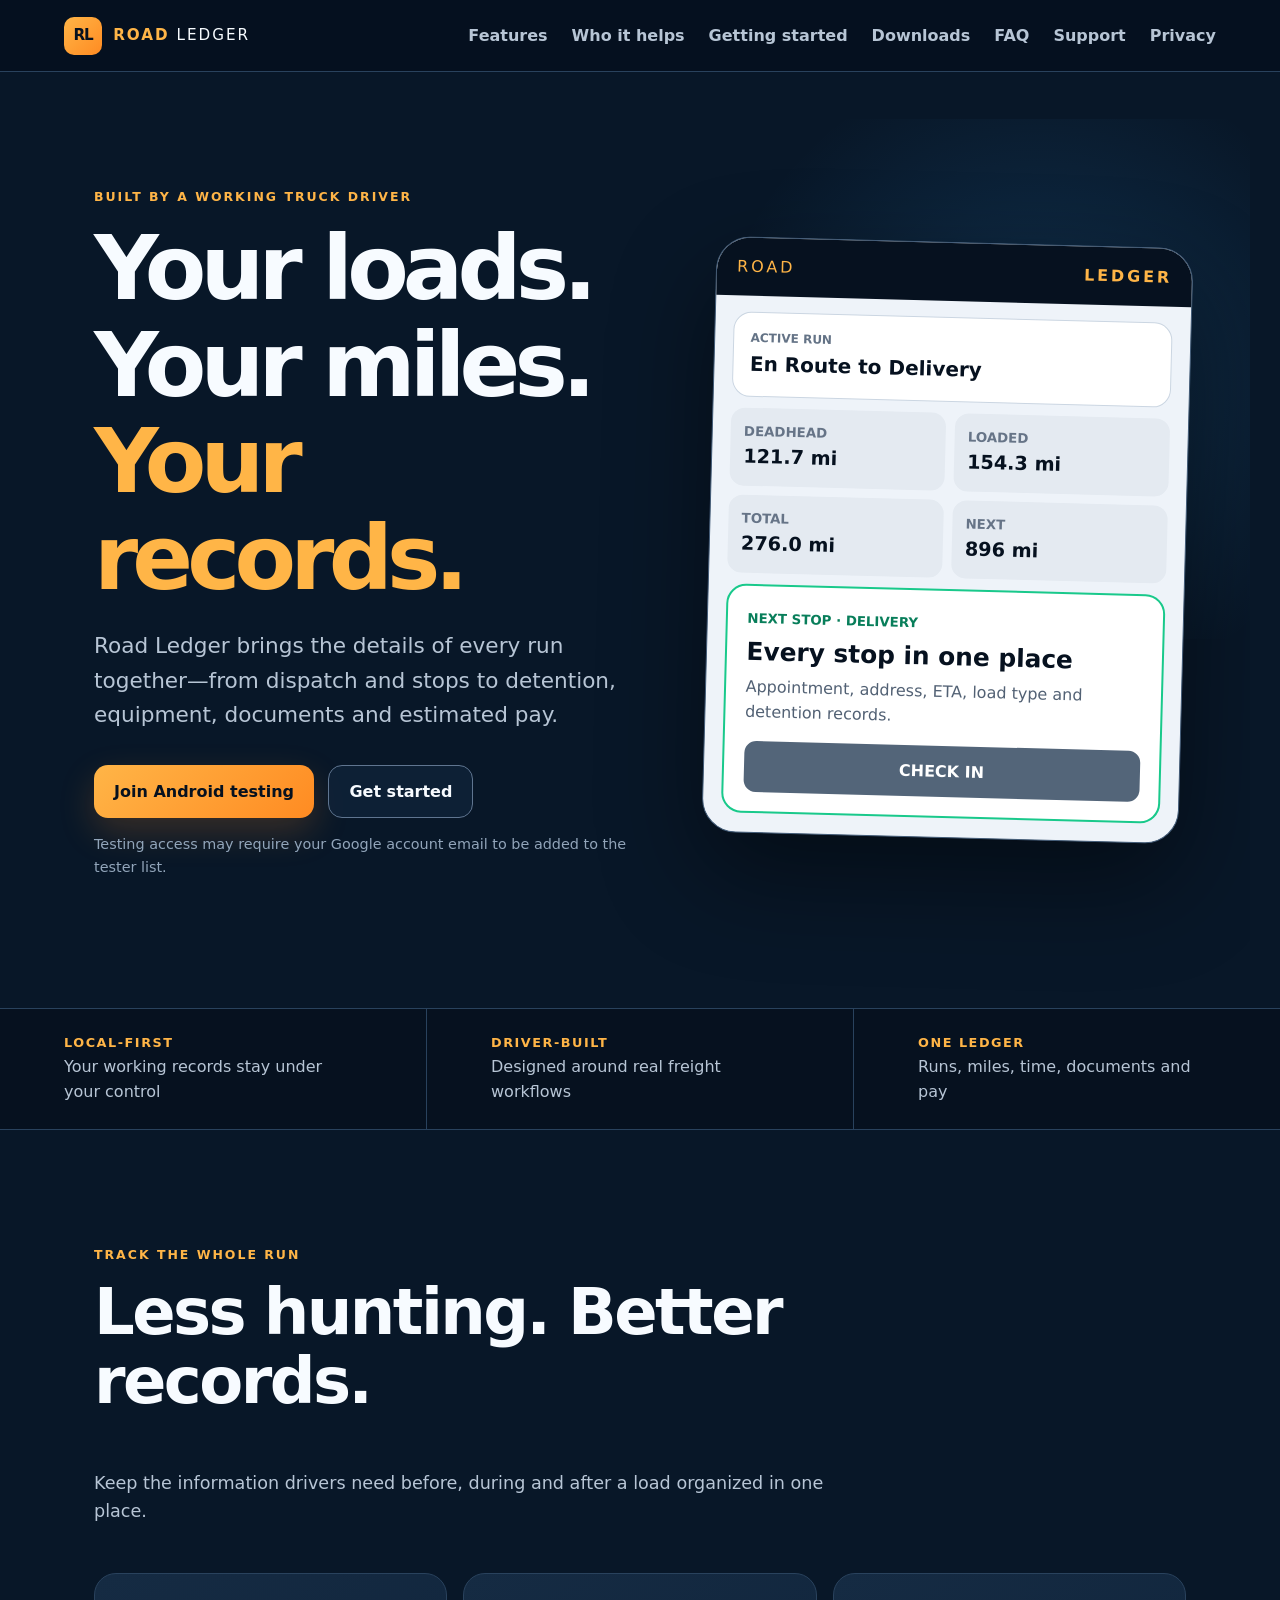
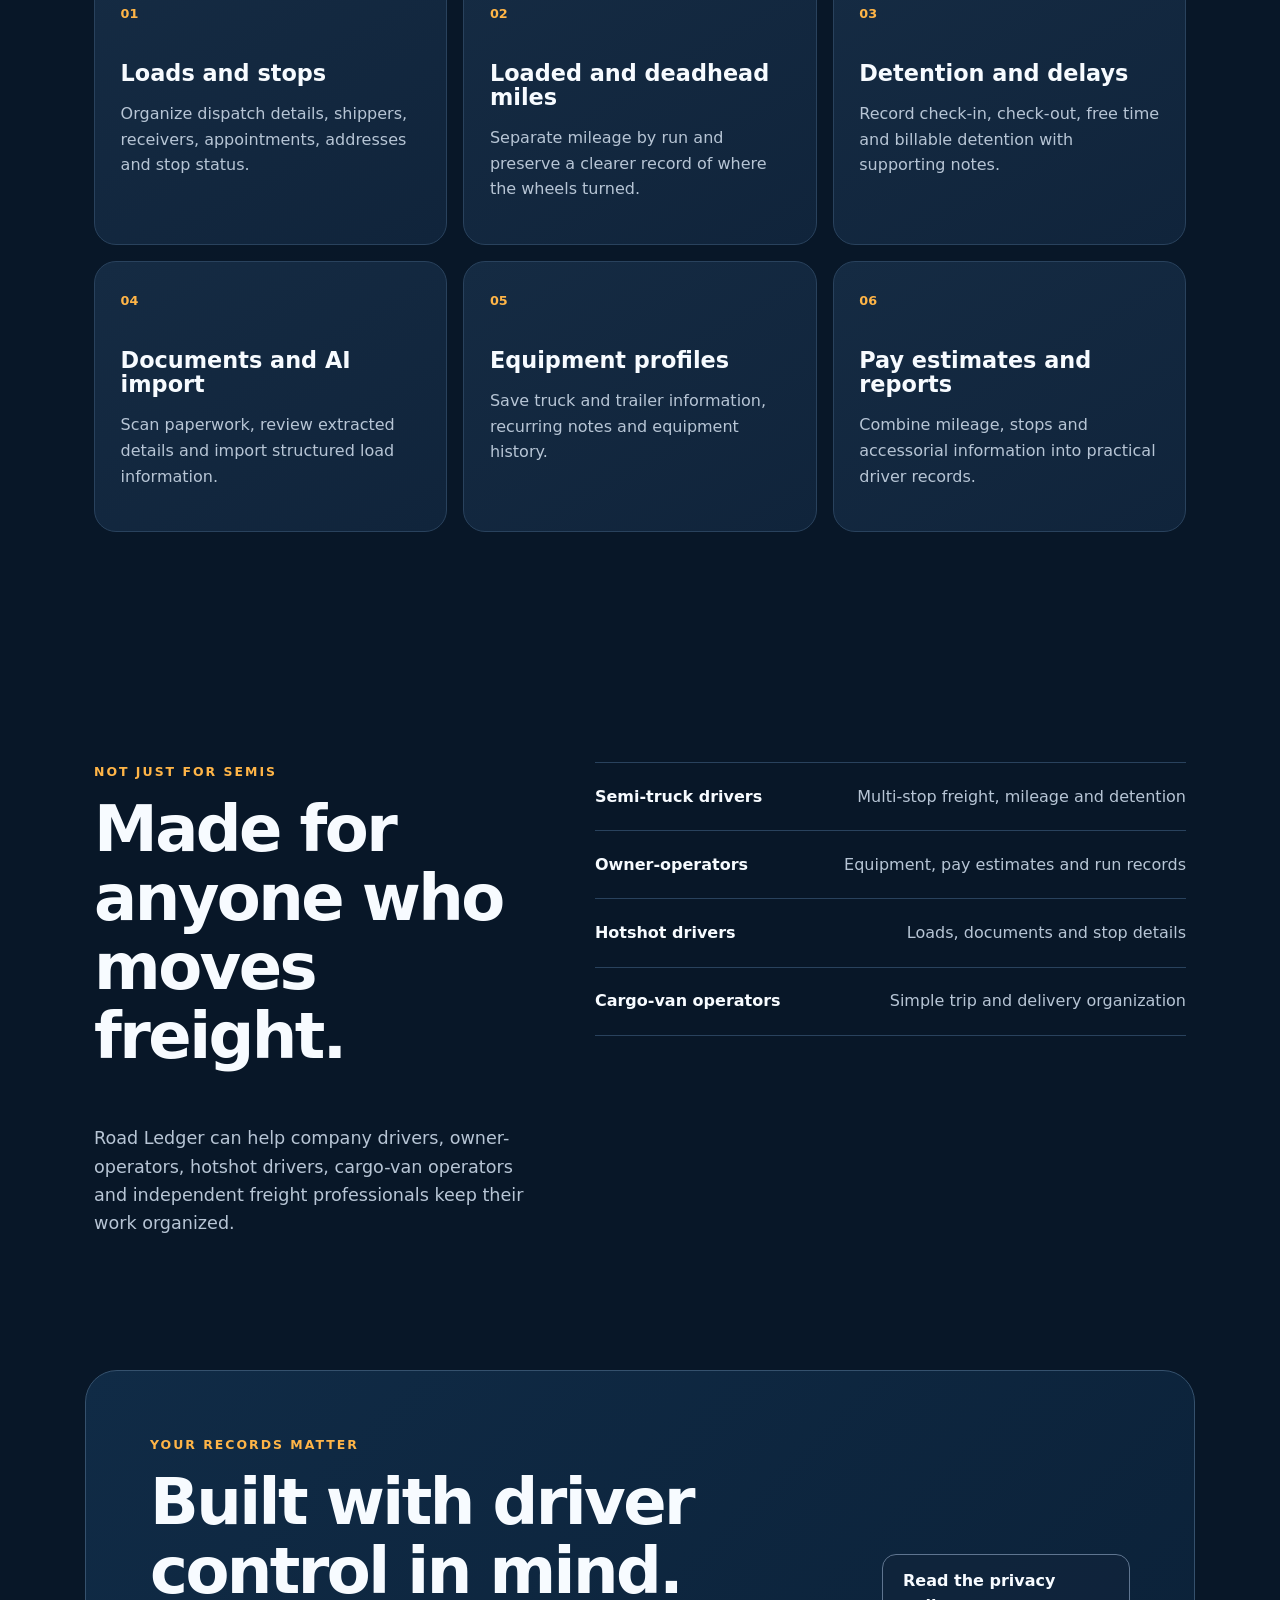
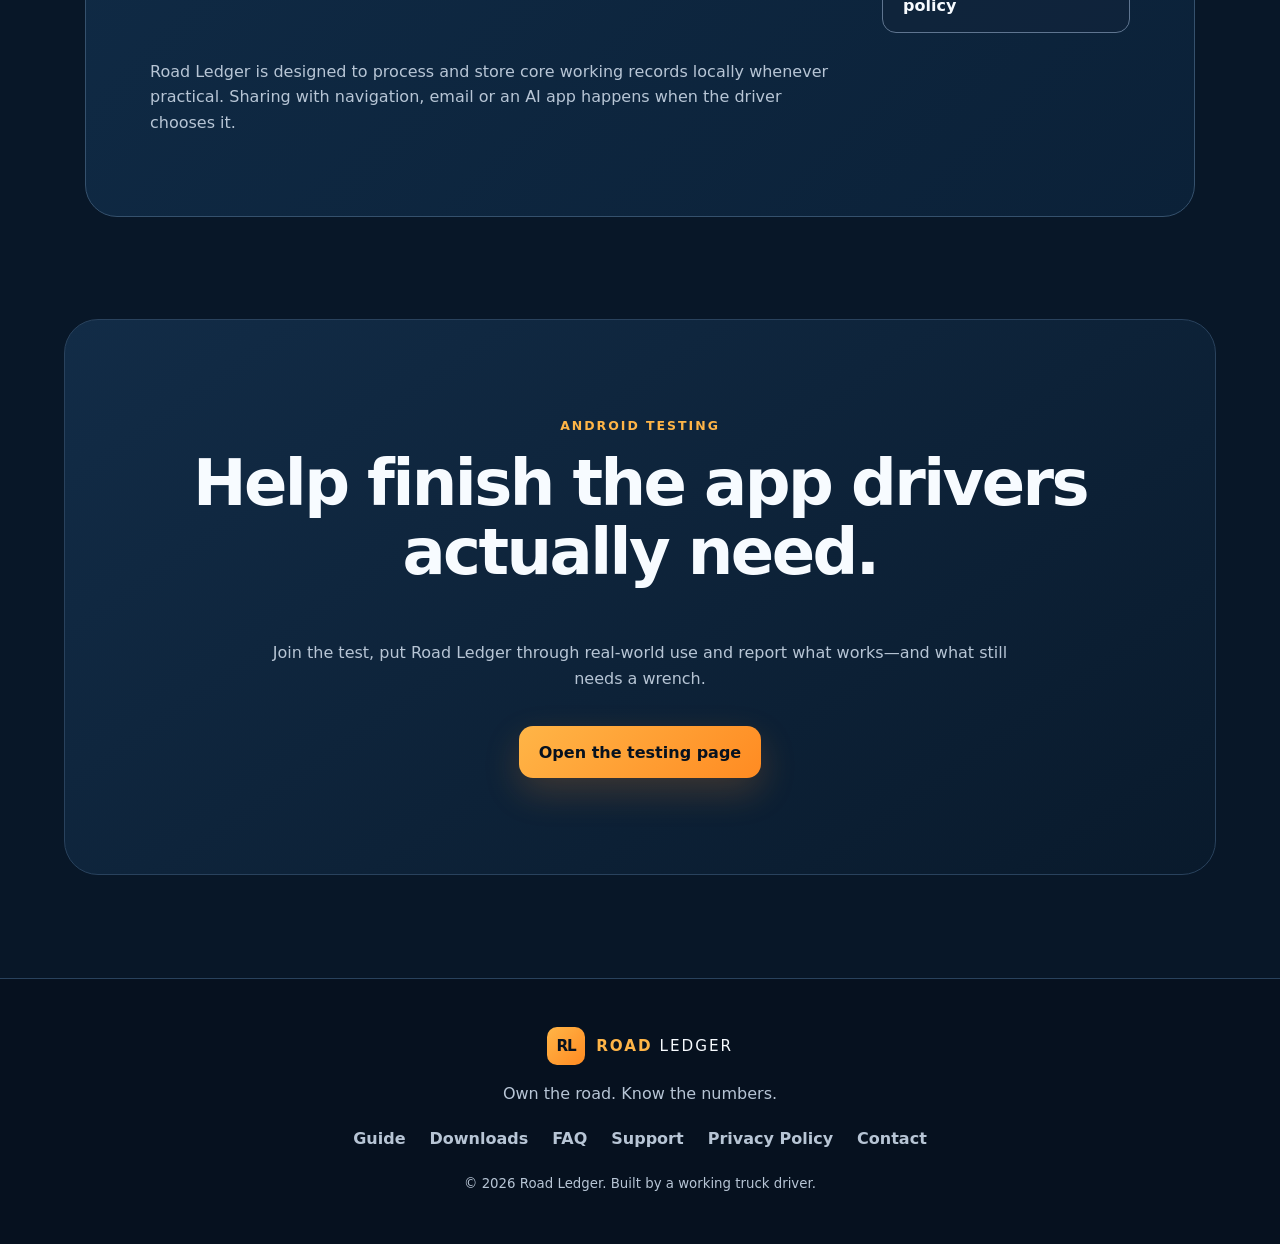
<file: index.html>
<!doctype html>
<html lang="en">
<head>
  <meta charset="utf-8">
  <meta name="viewport" content="width=device-width, initial-scale=1">
  <meta name="theme-color" content="#081728">
  <meta name="description" content="Road Ledger helps drivers track freight loads, stops, mileage, detention, documents, equipment and estimated pay.">
  <title>Road Ledger | Own the Road. Know the Numbers.</title>
  <link rel="icon" href="favicon.svg" type="image/svg+xml">
  <link rel="stylesheet" href="styles.css">
</head>
<body>
  <a class="skip-link" href="#main">Skip to content</a>
  <header class="site-header">
    <a class="brand" href="index.html" aria-label="Road Ledger home">
      <span class="brand-mark" aria-hidden="true">RL</span>
      <span><b>ROAD</b> LEDGER</span>
    </a>
    <button class="menu-button" type="button" aria-expanded="false" aria-controls="main-nav">Menu</button>
    <nav id="main-nav" aria-label="Main navigation">
      <a href="#features">Features</a>
      <a href="#built-for">Who it helps</a>
      <a href="getting-started.html">Getting started</a>
      <a href="releases.html">Downloads</a>
      <a href="faq.html">FAQ</a>
      <a href="support.html">Support</a>
      <a href="privacy.html">Privacy</a>
    </nav>
  </header>

  <main id="main">
    <section class="hero">
      <div class="hero-copy">
        <p class="eyebrow">BUILT BY A WORKING TRUCK DRIVER</p>
        <h1>Your loads. Your miles. <span>Your records.</span></h1>
        <p class="hero-text">Road Ledger brings the details of every run together—from dispatch and stops to detention, equipment, documents and estimated pay.</p>
        <div class="hero-actions">
          <a class="button button-primary" href="https://play.google.com/apps/internaltest/4700938526640166864">Join Android testing</a>
          <a class="button button-secondary" href="getting-started.html">Get started</a>
        </div>
        <p class="testing-note">Testing access may require your Google account email to be added to the tester list.</p>
      </div>

      <div class="app-preview" aria-label="Road Ledger app overview">
        <div class="phone-top"><span>ROAD</span><b>LEDGER</b></div>
        <div class="status-line"><span>ACTIVE RUN</span><strong>En Route to Delivery</strong></div>
        <div class="metrics">
          <div><small>DEADHEAD</small><b>121.7 mi</b></div>
          <div><small>LOADED</small><b>154.3 mi</b></div>
          <div><small>TOTAL</small><b>276.0 mi</b></div>
          <div><small>NEXT</small><b>896 mi</b></div>
        </div>
        <div class="stop-card">
          <small>NEXT STOP · DELIVERY</small>
          <h2>Every stop in one place</h2>
          <p>Appointment, address, ETA, load type and detention records.</p>
          <span class="mock-button">CHECK IN</span>
        </div>
      </div>
    </section>

    <section class="proof-strip" aria-label="Road Ledger highlights">
      <div><strong>LOCAL-FIRST</strong><span>Your working records stay under your control</span></div>
      <div><strong>DRIVER-BUILT</strong><span>Designed around real freight workflows</span></div>
      <div><strong>ONE LEDGER</strong><span>Runs, miles, time, documents and pay</span></div>
    </section>

    <section class="section" id="features">
      <div class="section-heading">
        <p class="eyebrow">TRACK THE WHOLE RUN</p>
        <h2>Less hunting. Better records.</h2>
        <p>Keep the information drivers need before, during and after a load organized in one place.</p>
      </div>
      <div class="feature-grid">
        <article><span>01</span><h3>Loads and stops</h3><p>Organize dispatch details, shippers, receivers, appointments, addresses and stop status.</p></article>
        <article><span>02</span><h3>Loaded and deadhead miles</h3><p>Separate mileage by run and preserve a clearer record of where the wheels turned.</p></article>
        <article><span>03</span><h3>Detention and delays</h3><p>Record check-in, check-out, free time and billable detention with supporting notes.</p></article>
        <article><span>04</span><h3>Documents and AI import</h3><p>Scan paperwork, review extracted details and import structured load information.</p></article>
        <article><span>05</span><h3>Equipment profiles</h3><p>Save truck and trailer information, recurring notes and equipment history.</p></article>
        <article><span>06</span><h3>Pay estimates and reports</h3><p>Combine mileage, stops and accessorial information into practical driver records.</p></article>
      </div>
    </section>

    <section class="section split-section" id="built-for">
      <div>
        <p class="eyebrow">NOT JUST FOR SEMIS</p>
        <h2>Made for anyone who moves freight.</h2>
        <p>Road Ledger can help company drivers, owner-operators, hotshot drivers, cargo-van operators and independent freight professionals keep their work organized.</p>
      </div>
      <ul class="driver-list">
        <li><b>Semi-truck drivers</b><span>Multi-stop freight, mileage and detention</span></li>
        <li><b>Owner-operators</b><span>Equipment, pay estimates and run records</span></li>
        <li><b>Hotshot drivers</b><span>Loads, documents and stop details</span></li>
        <li><b>Cargo-van operators</b><span>Simple trip and delivery organization</span></li>
      </ul>
    </section>

    <section class="section privacy-callout">
      <div>
        <p class="eyebrow">YOUR RECORDS MATTER</p>
        <h2>Built with driver control in mind.</h2>
        <p>Road Ledger is designed to process and store core working records locally whenever practical. Sharing with navigation, email or an AI app happens when the driver chooses it.</p>
      </div>
      <a class="button button-secondary" href="privacy.html">Read the privacy policy</a>
    </section>

    <section class="cta">
      <p class="eyebrow">ANDROID TESTING</p>
      <h2>Help finish the app drivers actually need.</h2>
      <p>Join the test, put Road Ledger through real-world use and report what works—and what still needs a wrench.</p>
      <a class="button button-primary" href="https://play.google.com/apps/internaltest/4700938526640166864">Open the testing page</a>
    </section>
  </main>

  <footer>
    <div class="brand footer-brand"><span class="brand-mark" aria-hidden="true">RL</span><span><b>ROAD</b> LEDGER</span></div>
    <p>Own the road. Know the numbers.</p>
    <div class="footer-links"><a href="getting-started.html">Guide</a><a href="releases.html">Downloads</a><a href="faq.html">FAQ</a><a href="support.html">Support</a><a href="privacy.html">Privacy Policy</a><a href="mailto:spikestokes@gmail.com">Contact</a></div>
    <small>© <span id="year"></span> Road Ledger. Built by a working truck driver.</small>
  </footer>
  <script src="script.js"></script>
</body>
</html>
</file>
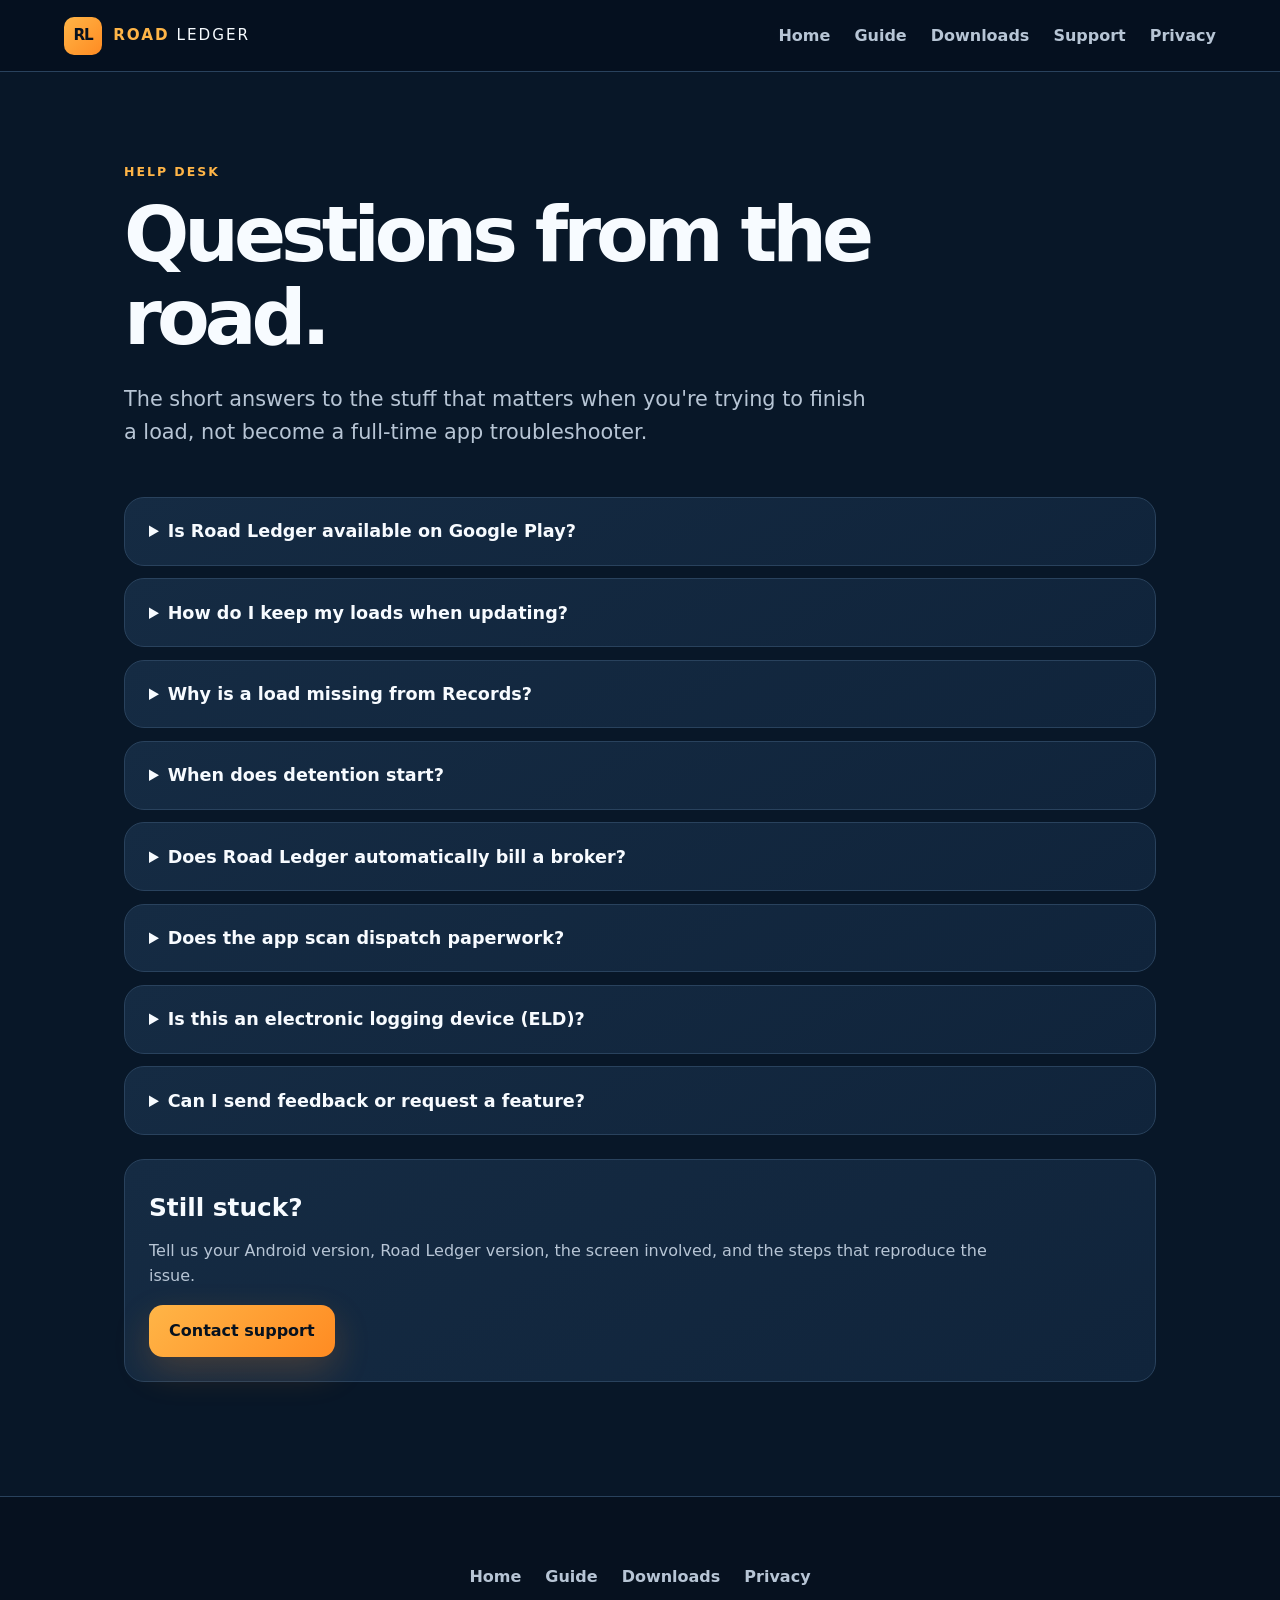
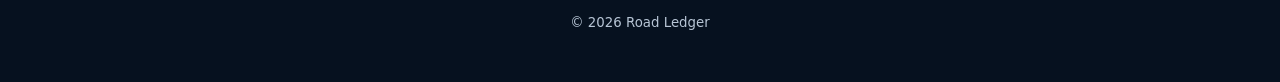
<file: faq.html>
<!doctype html><html lang="en"><head><meta charset="utf-8"><meta name="viewport" content="width=device-width, initial-scale=1"><meta name="theme-color" content="#081728"><meta name="description" content="Frequently asked questions about Road Ledger Android testing, records, data backup, scanning and detention."><title>FAQ | Road Ledger</title><link rel="icon" href="favicon.svg" type="image/svg+xml"><link rel="stylesheet" href="styles.css"></head><body><a class="skip-link" href="#main">Skip to content</a><header class="site-header"><a class="brand" href="index.html"><span class="brand-mark" aria-hidden="true">RL</span><span><b>ROAD</b> LEDGER</span></a><button class="menu-button" type="button" aria-expanded="false" aria-controls="main-nav">Menu</button><nav id="main-nav" aria-label="Main navigation"><a href="index.html">Home</a><a href="getting-started.html">Guide</a><a href="releases.html">Downloads</a><a href="support.html">Support</a><a href="privacy.html">Privacy</a></nav></header>
<main id="main" class="guide-page"><p class="eyebrow">HELP DESK</p><h1>Questions from the road.</h1><p class="page-lede">The short answers to the stuff that matters when you're trying to finish a load, not become a full-time app troubleshooter.</p>
<div class="faq-list">
<details><summary>Is Road Ledger available on Google Play?</summary><p>Road Ledger has an <a href="https://play.google.com/apps/internaltest/4700938526640166864">Android internal-testing page</a>. Access may be restricted to approved test accounts. Availability varies by test rollout.</p></details>
<details><summary>How do I keep my loads when updating?</summary><p>Use a supported in-app backup/export and verify it before changing versions. Install only an update signed with the same app signing key and a compatible version code. Never uninstall or clear storage as an update shortcut.</p></details>
<details><summary>Why is a load missing from Records?</summary><p>Check available filters and archived or completed records. If counts do not match, stop making risky changes and contact support with the app version and a safe diagnostic export. Do not recreate loads from guesses.</p></details>
<details><summary>When does detention start?</summary><p>The app may record appointment, arrival, and check-in times independently. Free-time and billable thresholds depend on configuration and applicable carrier or broker terms. The automatically scheduled appointment trigger is a requested feature, not verified as shipped on every installed version.</p></details>
<details><summary>Does Road Ledger automatically bill a broker?</summary><p>No. Road Ledger helps organize documentation and estimated amounts. The driver or carrier is responsible for reviewing and submitting claims under the applicable agreement.</p></details>
<details><summary>Does the app scan dispatch paperwork?</summary><p>Document scan and AI import workflows can extract or prepare details, but recognition may be imperfect. Confirm reference numbers, facility addresses, dates, weights, and stop order before saving.</p></details>
<details><summary>Is this an electronic logging device (ELD)?</summary><p>No. Road Ledger is a freight recordkeeping tool and should not be treated as a certified ELD or a substitute for required hours-of-service records.</p></details>
<details><summary>Can I send feedback or request a feature?</summary><p>Yes. Email <a href="mailto:spikestokes@gmail.com?subject=Road%20Ledger%20Feedback">Road Ledger support</a> with your app version and a description of the request. Please remove personal or customer-sensitive data from screenshots.</p></details>
</div><section class="guide-panel"><h2>Still stuck?</h2><p>Tell us your Android version, Road Ledger version, the screen involved, and the steps that reproduce the issue.</p><a class="button button-primary" href="support.html">Contact support</a></section></main>
<footer><div class="footer-links"><a href="index.html">Home</a><a href="getting-started.html">Guide</a><a href="releases.html">Downloads</a><a href="privacy.html">Privacy</a></div><small>© <span id="year"></span> Road Ledger</small></footer><script src="script.js"></script></body></html>
</file>
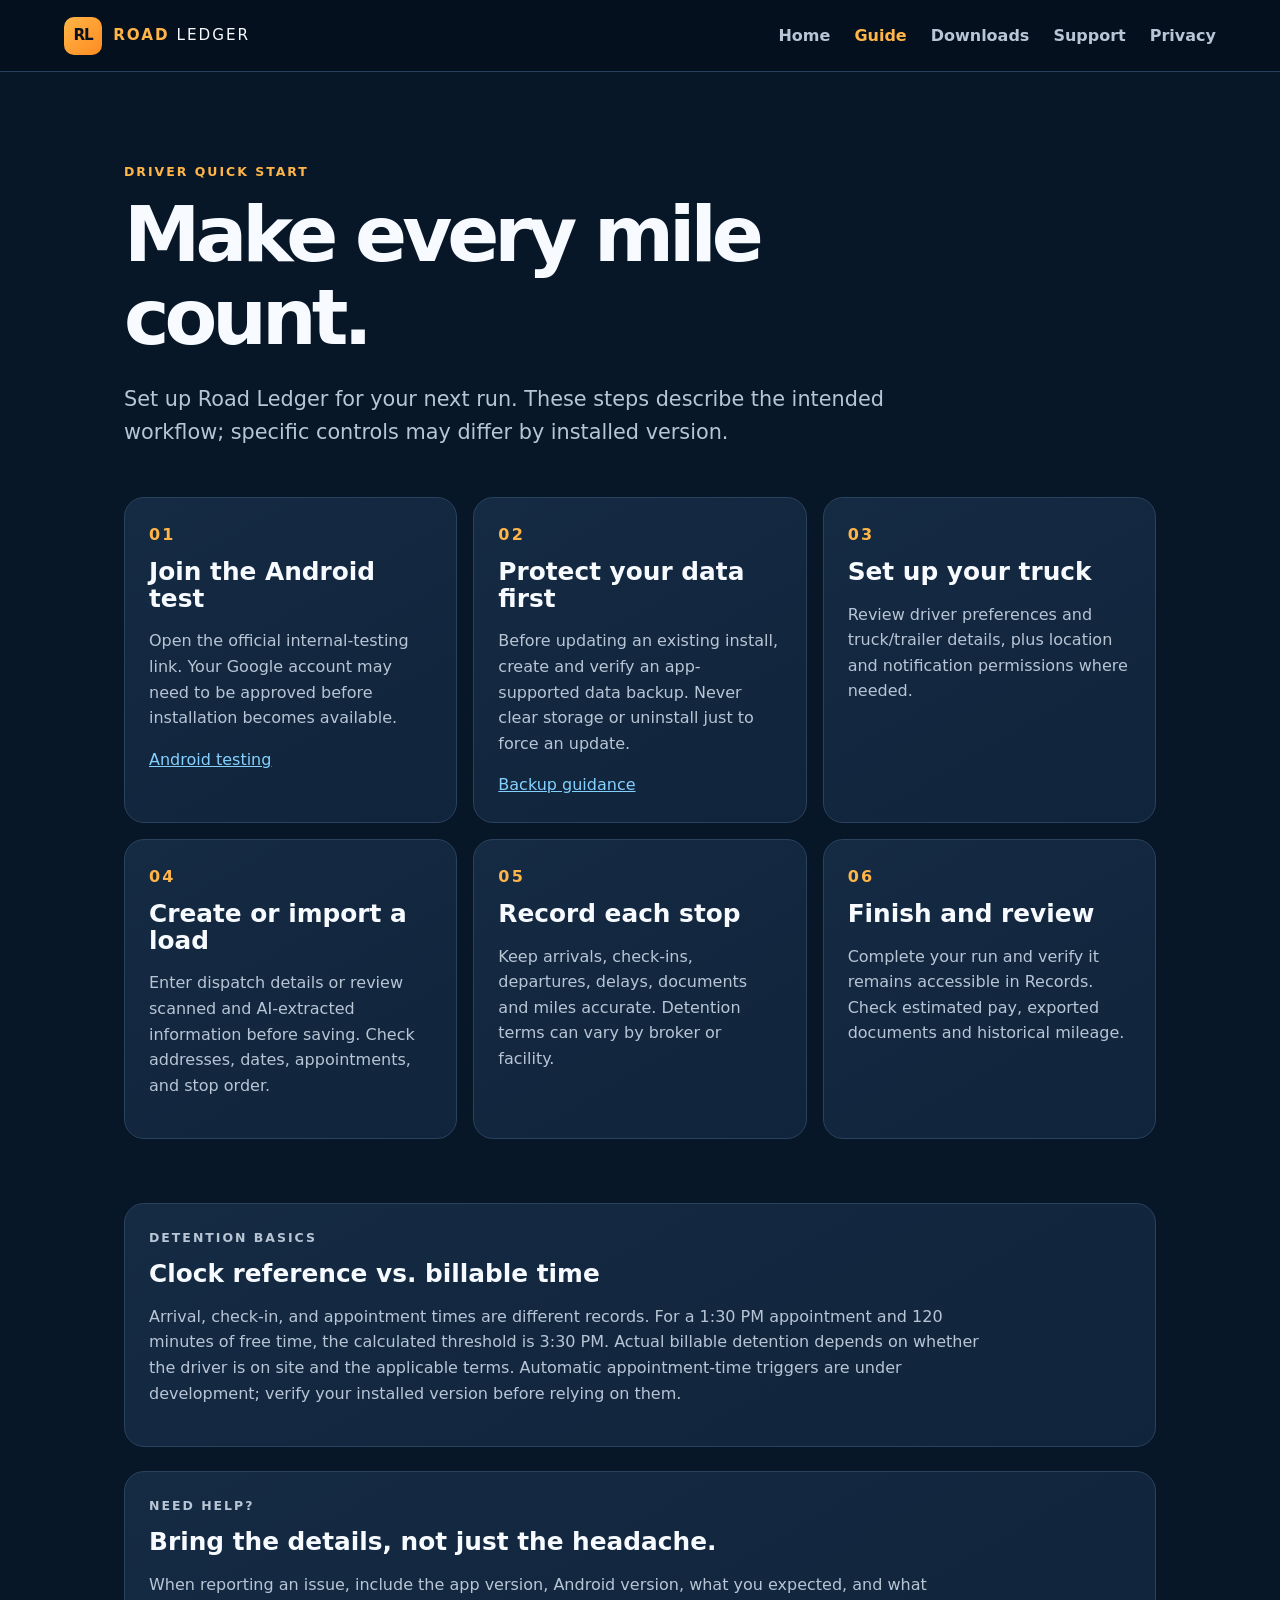
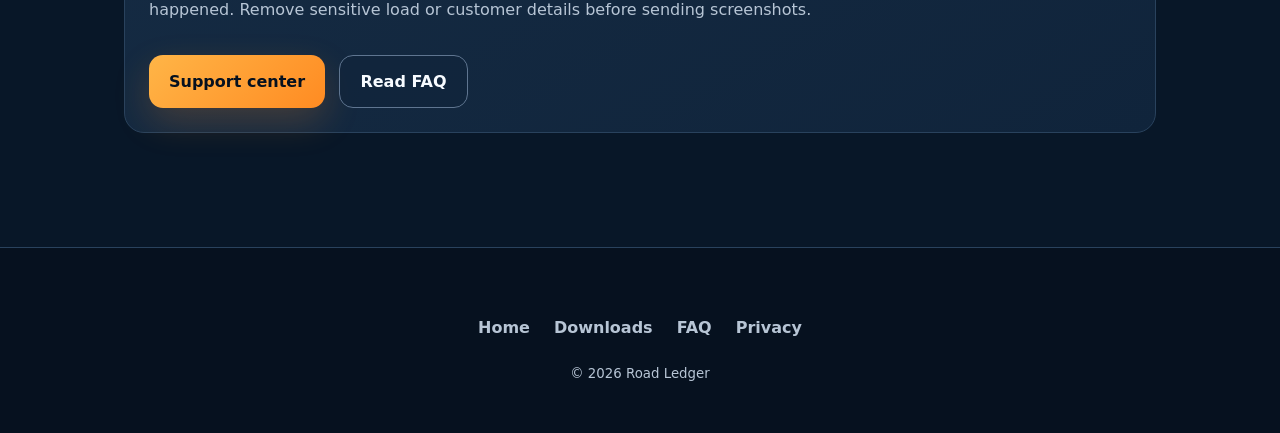
<file: getting-started.html>
<!doctype html>
<html lang="en"><head><meta charset="utf-8"><meta name="viewport" content="width=device-width, initial-scale=1"><meta name="theme-color" content="#081728"><meta name="description" content="Set up Road Ledger for Android, protect your records, and learn the freight tracking workflow."><title>Getting Started | Road Ledger</title><link rel="icon" href="favicon.svg" type="image/svg+xml"><link rel="stylesheet" href="styles.css"></head>
<body><a class="skip-link" href="#main">Skip to content</a><header class="site-header"><a class="brand" href="index.html"><span class="brand-mark" aria-hidden="true">RL</span><span><b>ROAD</b> LEDGER</span></a><button class="menu-button" type="button" aria-expanded="false" aria-controls="main-nav">Menu</button><nav id="main-nav" aria-label="Main navigation"><a href="index.html">Home</a><a href="getting-started.html" aria-current="page">Guide</a><a href="releases.html">Downloads</a><a href="support.html">Support</a><a href="privacy.html">Privacy</a></nav></header>
<main id="main" class="guide-page"><p class="eyebrow">DRIVER QUICK START</p><h1>Make every mile count.</h1><p class="page-lede">Set up Road Ledger for your next run. These steps describe the intended workflow; specific controls may differ by installed version.</p>
<section class="step-grid" aria-label="Setup steps">
<article><span class="step-number">01</span><h2>Join the Android test</h2><p>Open the official internal-testing link. Your Google account may need to be approved before installation becomes available.</p><a href="https://play.google.com/apps/internaltest/4700938526640166864">Android testing</a></article>
<article><span class="step-number">02</span><h2>Protect your data first</h2><p>Before updating an existing install, create and verify an app-supported data backup. Never clear storage or uninstall just to force an update.</p><a href="support.html#backup">Backup guidance</a></article>
<article><span class="step-number">03</span><h2>Set up your truck</h2><p>Review driver preferences and truck/trailer details, plus location and notification permissions where needed.</p></article>
<article><span class="step-number">04</span><h2>Create or import a load</h2><p>Enter dispatch details or review scanned and AI-extracted information before saving. Check addresses, dates, appointments, and stop order.</p></article>
<article><span class="step-number">05</span><h2>Record each stop</h2><p>Keep arrivals, check-ins, departures, delays, documents and miles accurate. Detention terms can vary by broker or facility.</p></article>
<article><span class="step-number">06</span><h2>Finish and review</h2><p>Complete your run and verify it remains accessible in Records. Check estimated pay, exported documents and historical mileage.</p></article>
</section>
<section class="guide-panel"><p class="eyebrow">DETENTION BASICS</p><h2>Clock reference vs. billable time</h2><p>Arrival, check-in, and appointment times are different records. For a 1:30 PM appointment and 120 minutes of free time, the calculated threshold is 3:30 PM. Actual billable detention depends on whether the driver is on site and the applicable terms. Automatic appointment-time triggers are under development; verify your installed version before relying on them.</p></section>
<section class="guide-panel"><p class="eyebrow">NEED HELP?</p><h2>Bring the details, not just the headache.</h2><p>When reporting an issue, include the app version, Android version, what you expected, and what happened. Remove sensitive load or customer details before sending screenshots.</p><div class="hero-actions"><a class="button button-primary" href="support.html">Support center</a><a class="button button-secondary" href="faq.html">Read FAQ</a></div></section>
</main><footer><div class="footer-links"><a href="index.html">Home</a><a href="releases.html">Downloads</a><a href="faq.html">FAQ</a><a href="privacy.html">Privacy</a></div><small>© <span id="year"></span> Road Ledger</small></footer><script src="script.js"></script></body></html>
</file>
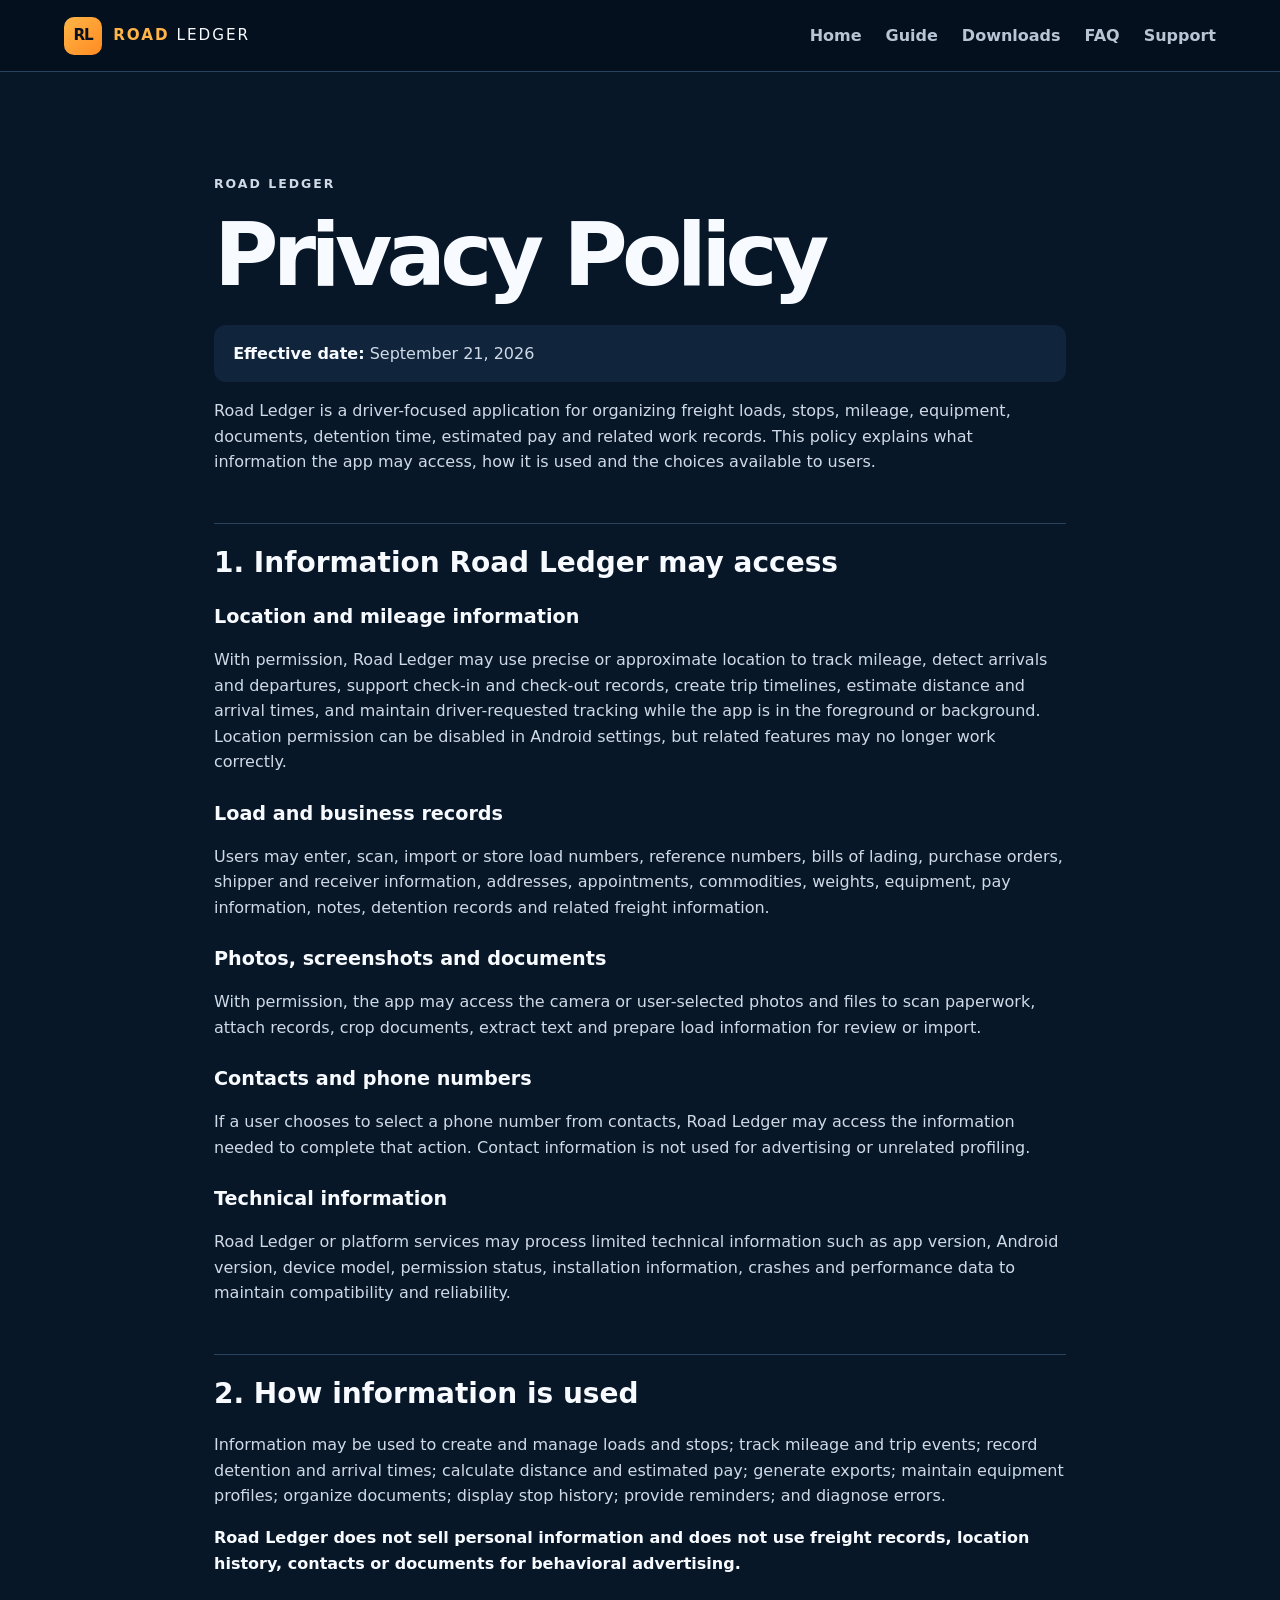
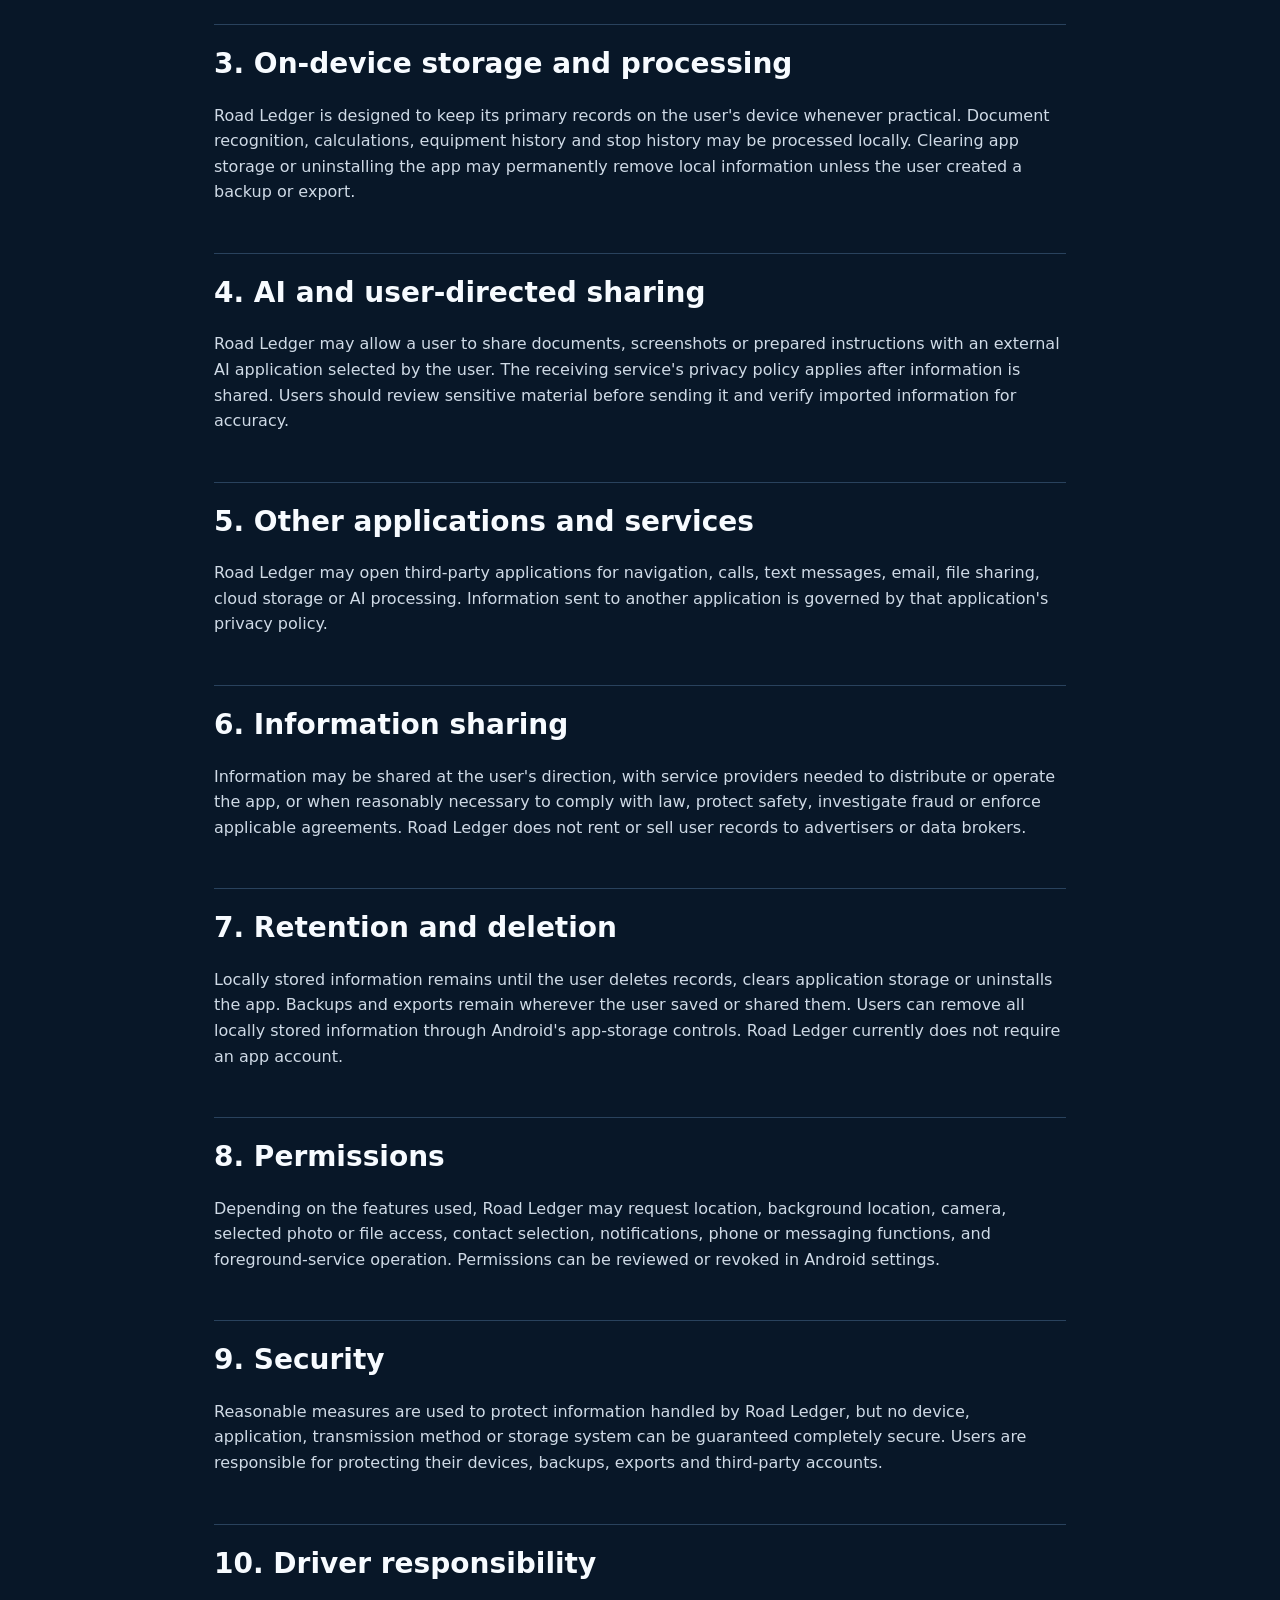
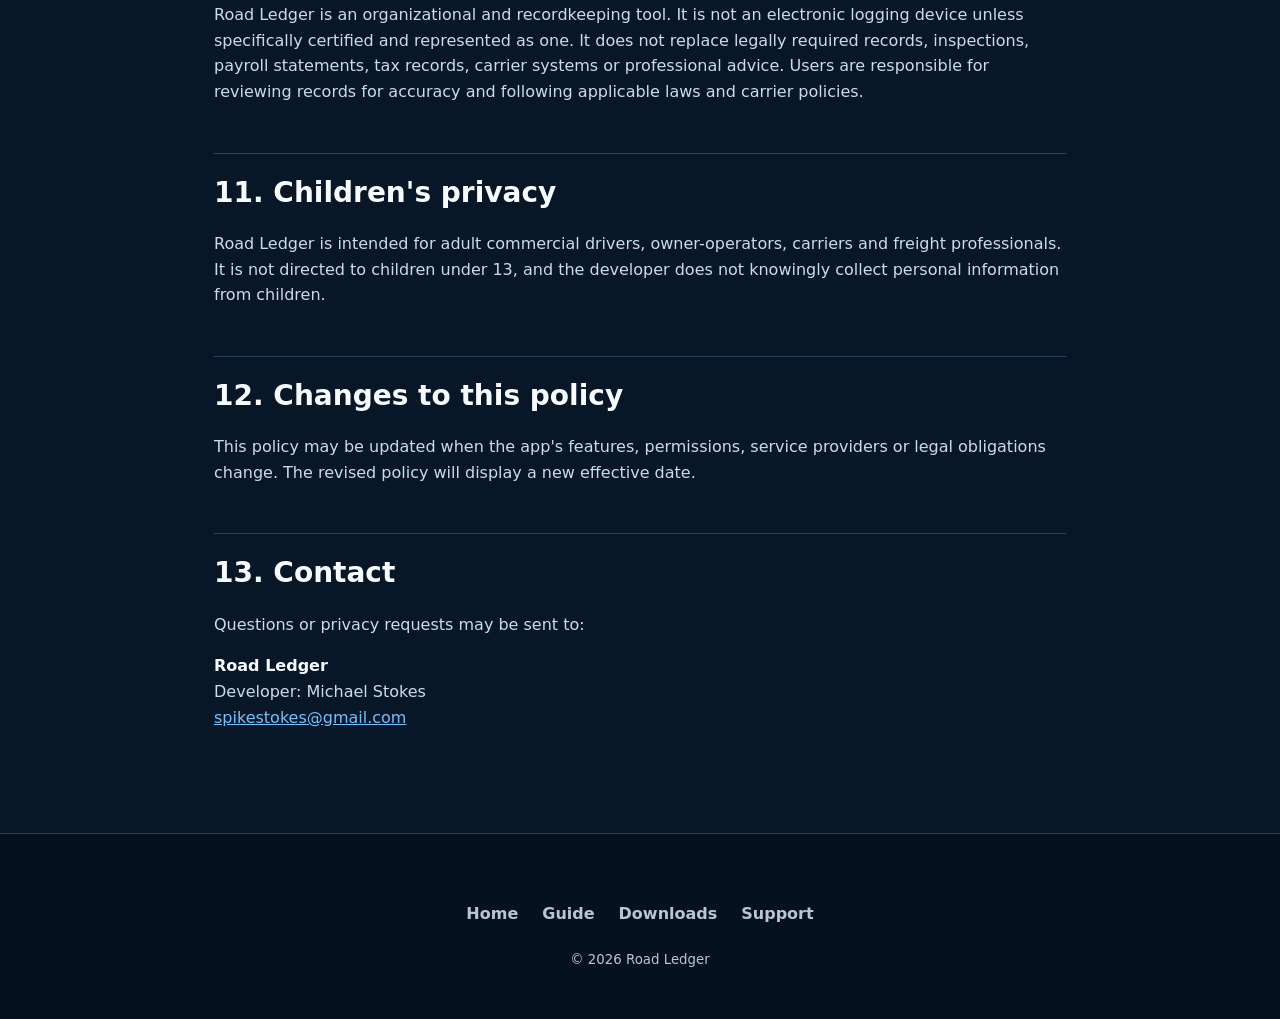
<file: privacy.html>
<!doctype html>
<html lang="en">
<head>
  <meta charset="utf-8">
  <meta name="viewport" content="width=device-width, initial-scale=1">
  <meta name="theme-color" content="#081728">
  <meta name="description" content="Privacy Policy for the Road Ledger Android application.">
  <title>Privacy Policy | Road Ledger</title>
  <link rel="icon" href="favicon.svg" type="image/svg+xml">
  <link rel="stylesheet" href="styles.css">
</head>
<body>
  <a class="skip-link" href="#main">Skip to content</a>
  <header class="site-header">
    <a class="brand" href="index.html"><span class="brand-mark" aria-hidden="true">RL</span><span><b>ROAD</b> LEDGER</span></a>
    <nav aria-label="Main navigation"><a href="index.html">Home</a><a href="getting-started.html">Guide</a><a href="releases.html">Downloads</a><a href="faq.html">FAQ</a><a href="support.html">Support</a></nav>
  </header>
  <main id="main" class="legal-page">
    <p class="eyebrow">ROAD LEDGER</p>
    <h1>Privacy Policy</h1>
    <p class="legal-date"><strong>Effective date:</strong> September 21, 2026</p>
    <p>Road Ledger is a driver-focused application for organizing freight loads, stops, mileage, equipment, documents, detention time, estimated pay and related work records. This policy explains what information the app may access, how it is used and the choices available to users.</p>

    <h2>1. Information Road Ledger may access</h2>
    <h3>Location and mileage information</h3>
    <p>With permission, Road Ledger may use precise or approximate location to track mileage, detect arrivals and departures, support check-in and check-out records, create trip timelines, estimate distance and arrival times, and maintain driver-requested tracking while the app is in the foreground or background. Location permission can be disabled in Android settings, but related features may no longer work correctly.</p>
    <h3>Load and business records</h3>
    <p>Users may enter, scan, import or store load numbers, reference numbers, bills of lading, purchase orders, shipper and receiver information, addresses, appointments, commodities, weights, equipment, pay information, notes, detention records and related freight information.</p>
    <h3>Photos, screenshots and documents</h3>
    <p>With permission, the app may access the camera or user-selected photos and files to scan paperwork, attach records, crop documents, extract text and prepare load information for review or import.</p>
    <h3>Contacts and phone numbers</h3>
    <p>If a user chooses to select a phone number from contacts, Road Ledger may access the information needed to complete that action. Contact information is not used for advertising or unrelated profiling.</p>
    <h3>Technical information</h3>
    <p>Road Ledger or platform services may process limited technical information such as app version, Android version, device model, permission status, installation information, crashes and performance data to maintain compatibility and reliability.</p>

    <h2>2. How information is used</h2>
    <p>Information may be used to create and manage loads and stops; track mileage and trip events; record detention and arrival times; calculate distance and estimated pay; generate exports; maintain equipment profiles; organize documents; display stop history; provide reminders; and diagnose errors.</p>
    <p><strong>Road Ledger does not sell personal information and does not use freight records, location history, contacts or documents for behavioral advertising.</strong></p>

    <h2>3. On-device storage and processing</h2>
    <p>Road Ledger is designed to keep its primary records on the user's device whenever practical. Document recognition, calculations, equipment history and stop history may be processed locally. Clearing app storage or uninstalling the app may permanently remove local information unless the user created a backup or export.</p>

    <h2>4. AI and user-directed sharing</h2>
    <p>Road Ledger may allow a user to share documents, screenshots or prepared instructions with an external AI application selected by the user. The receiving service's privacy policy applies after information is shared. Users should review sensitive material before sending it and verify imported information for accuracy.</p>

    <h2>5. Other applications and services</h2>
    <p>Road Ledger may open third-party applications for navigation, calls, text messages, email, file sharing, cloud storage or AI processing. Information sent to another application is governed by that application's privacy policy.</p>

    <h2>6. Information sharing</h2>
    <p>Information may be shared at the user's direction, with service providers needed to distribute or operate the app, or when reasonably necessary to comply with law, protect safety, investigate fraud or enforce applicable agreements. Road Ledger does not rent or sell user records to advertisers or data brokers.</p>

    <h2>7. Retention and deletion</h2>
    <p>Locally stored information remains until the user deletes records, clears application storage or uninstalls the app. Backups and exports remain wherever the user saved or shared them. Users can remove all locally stored information through Android's app-storage controls. Road Ledger currently does not require an app account.</p>

    <h2>8. Permissions</h2>
    <p>Depending on the features used, Road Ledger may request location, background location, camera, selected photo or file access, contact selection, notifications, phone or messaging functions, and foreground-service operation. Permissions can be reviewed or revoked in Android settings.</p>

    <h2>9. Security</h2>
    <p>Reasonable measures are used to protect information handled by Road Ledger, but no device, application, transmission method or storage system can be guaranteed completely secure. Users are responsible for protecting their devices, backups, exports and third-party accounts.</p>

    <h2>10. Driver responsibility</h2>
    <p>Road Ledger is an organizational and recordkeeping tool. It is not an electronic logging device unless specifically certified and represented as one. It does not replace legally required records, inspections, payroll statements, tax records, carrier systems or professional advice. Users are responsible for reviewing records for accuracy and following applicable laws and carrier policies.</p>

    <h2>11. Children's privacy</h2>
    <p>Road Ledger is intended for adult commercial drivers, owner-operators, carriers and freight professionals. It is not directed to children under 13, and the developer does not knowingly collect personal information from children.</p>

    <h2>12. Changes to this policy</h2>
    <p>This policy may be updated when the app's features, permissions, service providers or legal obligations change. The revised policy will display a new effective date.</p>

    <h2>13. Contact</h2>
    <p>Questions or privacy requests may be sent to:</p>
    <address><strong>Road Ledger</strong><br>Developer: Michael Stokes<br><a href="mailto:spikestokes@gmail.com">spikestokes@gmail.com</a></address>
  </main>
  <footer><div class="footer-links"><a href="index.html">Home</a><a href="getting-started.html">Guide</a><a href="releases.html">Downloads</a><a href="support.html">Support</a></div><small>© <span id="year"></span> Road Ledger</small></footer>
  <script src="script.js"></script>
</body>
</html>
</file>
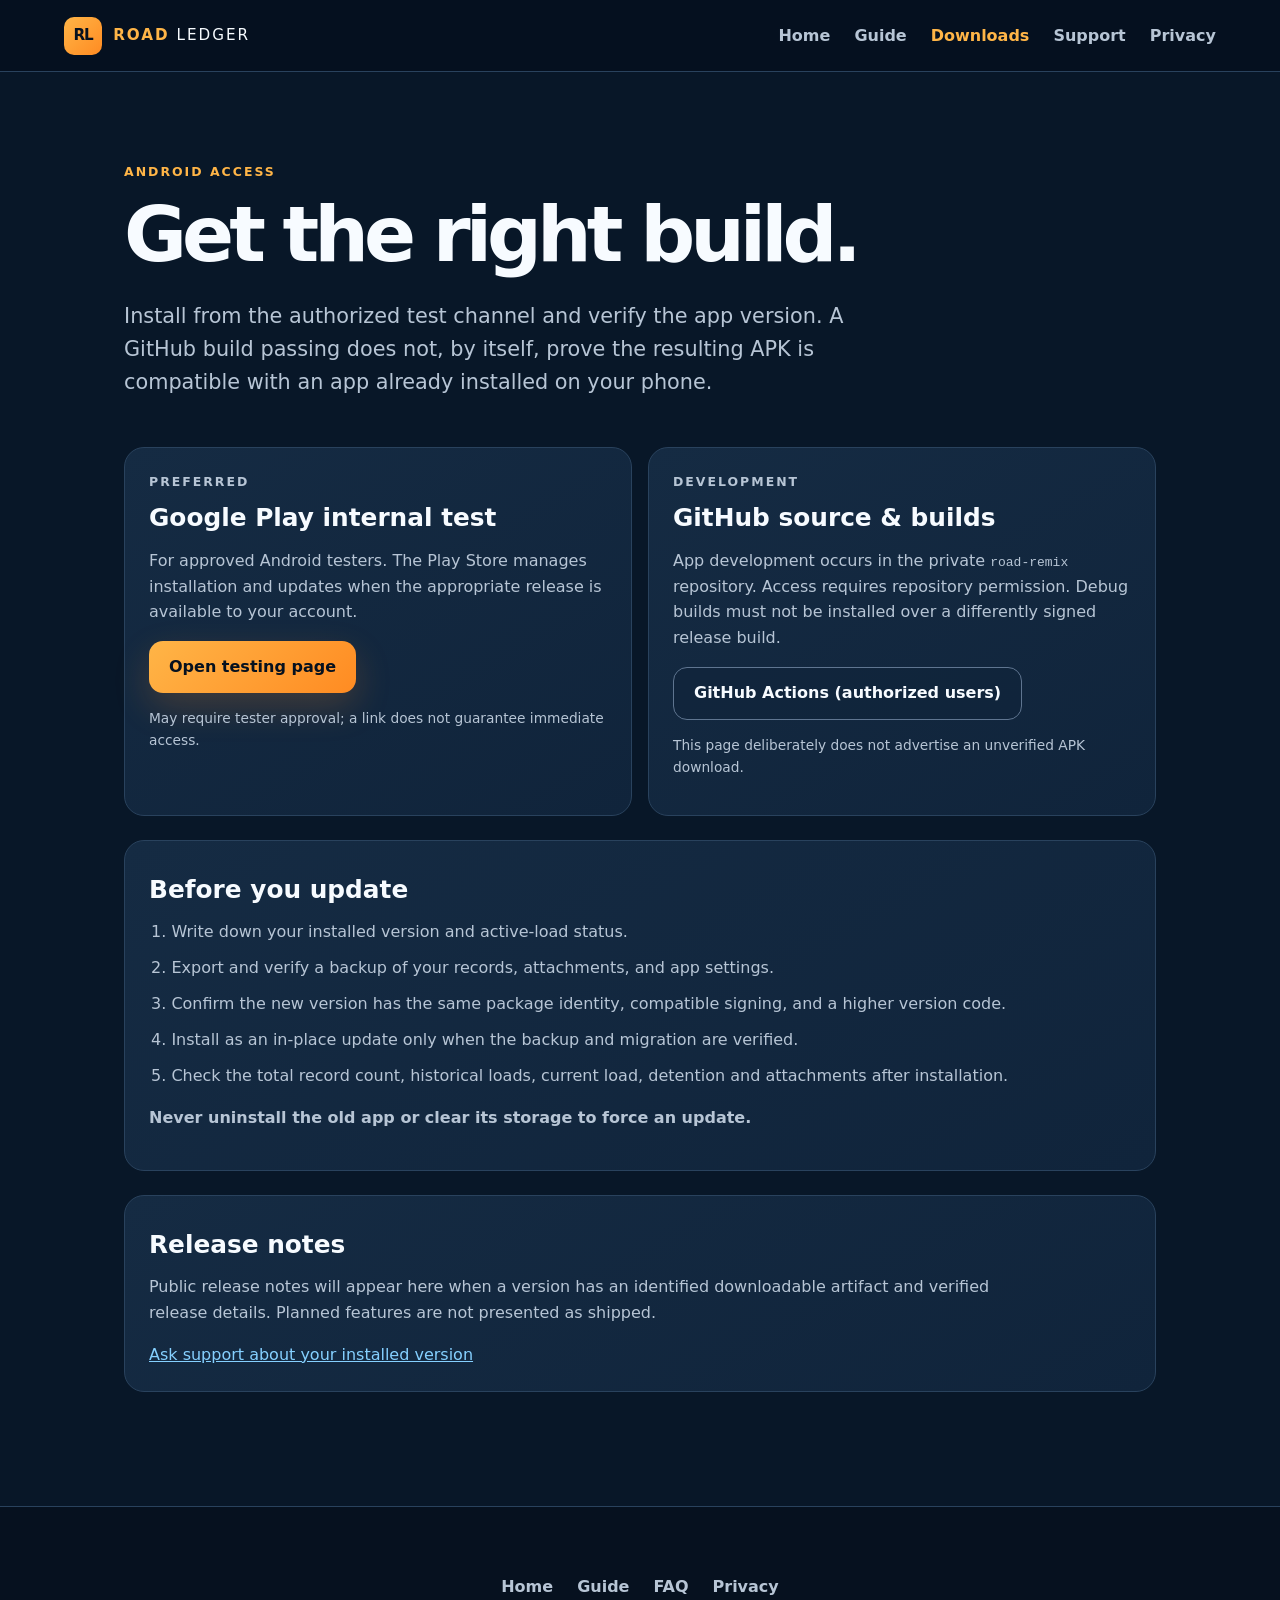
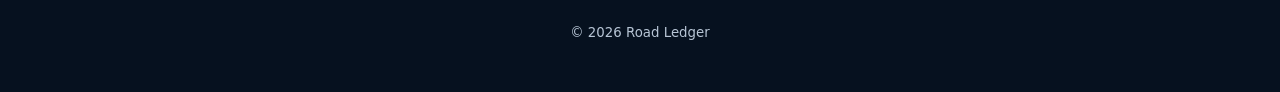
<file: releases.html>
<!doctype html><html lang="en"><head><meta charset="utf-8"><meta name="viewport" content="width=device-width, initial-scale=1"><meta name="theme-color" content="#081728"><meta name="description" content="Road Ledger Android downloads, internal testing, release safety, and version verification."><title>Downloads & Releases | Road Ledger</title><link rel="icon" href="favicon.svg" type="image/svg+xml"><link rel="stylesheet" href="styles.css"></head><body><a class="skip-link" href="#main">Skip to content</a><header class="site-header"><a class="brand" href="index.html"><span class="brand-mark" aria-hidden="true">RL</span><span><b>ROAD</b> LEDGER</span></a><button class="menu-button" type="button" aria-expanded="false" aria-controls="main-nav">Menu</button><nav id="main-nav" aria-label="Main navigation"><a href="index.html">Home</a><a href="getting-started.html">Guide</a><a href="releases.html" aria-current="page">Downloads</a><a href="support.html">Support</a><a href="privacy.html">Privacy</a></nav></header>
<main id="main" class="guide-page"><p class="eyebrow">ANDROID ACCESS</p><h1>Get the right build.</h1><p class="page-lede">Install from the authorized test channel and verify the app version. A GitHub build passing does not, by itself, prove the resulting APK is compatible with an app already installed on your phone.</p>
<div class="download-grid"><section class="guide-panel"><p class="eyebrow">PREFERRED</p><h2>Google Play internal test</h2><p>For approved Android testers. The Play Store manages installation and updates when the appropriate release is available to your account.</p><a class="button button-primary" href="https://play.google.com/apps/internaltest/4700938526640166864">Open testing page</a><p class="small-note">May require tester approval; a link does not guarantee immediate access.</p></section>
<section class="guide-panel"><p class="eyebrow">DEVELOPMENT</p><h2>GitHub source & builds</h2><p>App development occurs in the private <code>road-remix</code> repository. Access requires repository permission. Debug builds must not be installed over a differently signed release build.</p><a class="button button-secondary" href="https://github.com/Spike1976/road-remix/actions">GitHub Actions (authorized users)</a><p class="small-note">This page deliberately does not advertise an unverified APK download.</p></section></div>
<section class="guide-panel"><h2>Before you update</h2><ol class="safety-steps"><li>Write down your installed version and active-load status.</li><li>Export and verify a backup of your records, attachments, and app settings.</li><li>Confirm the new version has the same package identity, compatible signing, and a higher version code.</li><li>Install as an in-place update only when the backup and migration are verified.</li><li>Check the total record count, historical loads, current load, detention and attachments after installation.</li></ol><p><strong>Never uninstall the old app or clear its storage to force an update.</strong></p></section>
<section class="guide-panel"><h2>Release notes</h2><p>Public release notes will appear here when a version has an identified downloadable artifact and verified release details. Planned features are not presented as shipped.</p><a href="support.html">Ask support about your installed version</a></section></main>
<footer><div class="footer-links"><a href="index.html">Home</a><a href="getting-started.html">Guide</a><a href="faq.html">FAQ</a><a href="privacy.html">Privacy</a></div><small>© <span id="year"></span> Road Ledger</small></footer><script src="script.js"></script></body></html>
</file>
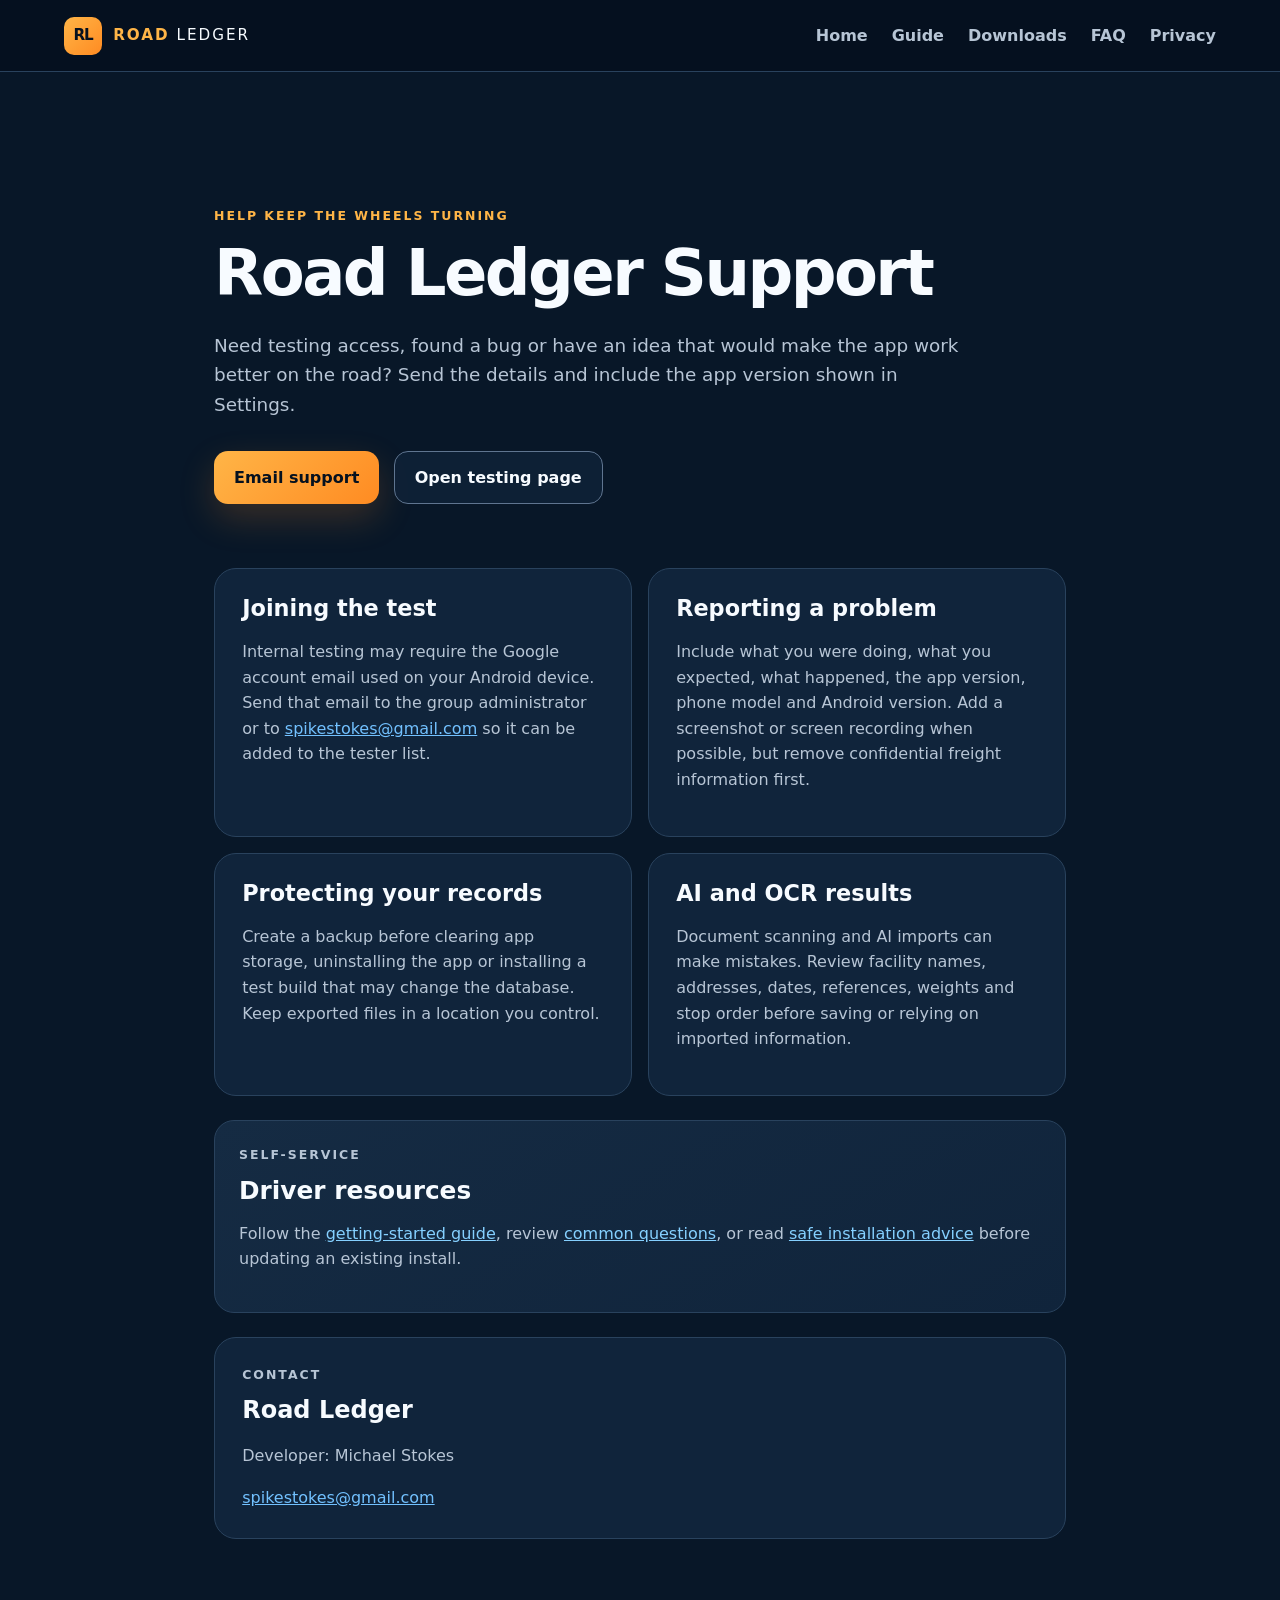
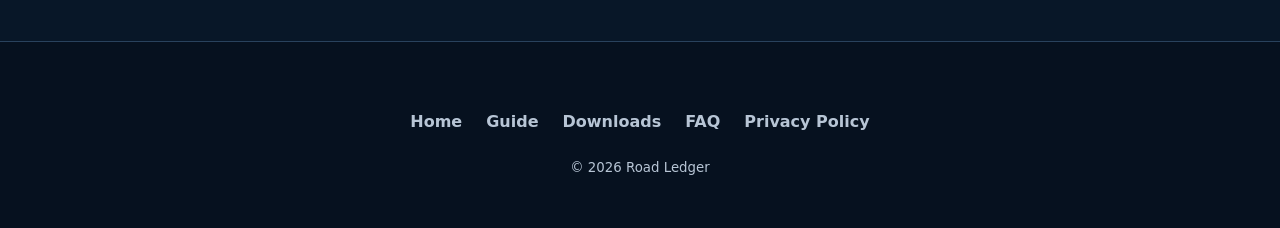
<file: support.html>
<!doctype html>
<html lang="en">
<head>
  <meta charset="utf-8">
  <meta name="viewport" content="width=device-width, initial-scale=1">
  <meta name="theme-color" content="#081728">
  <meta name="description" content="Road Ledger support and Android testing information.">
  <title>Support | Road Ledger</title>
  <link rel="icon" href="favicon.svg" type="image/svg+xml">
  <link rel="stylesheet" href="styles.css">
</head>
<body>
  <a class="skip-link" href="#main">Skip to content</a>
  <header class="site-header">
    <a class="brand" href="index.html"><span class="brand-mark" aria-hidden="true">RL</span><span><b>ROAD</b> LEDGER</span></a>
    <nav aria-label="Main navigation"><a href="index.html">Home</a><a href="getting-started.html">Guide</a><a href="releases.html">Downloads</a><a href="faq.html">FAQ</a><a href="privacy.html">Privacy</a></nav>
  </header>
  <main id="main" class="support-page">
    <section class="support-hero">
      <p class="eyebrow">HELP KEEP THE WHEELS TURNING</p>
      <h1>Road Ledger Support</h1>
      <p>Need testing access, found a bug or have an idea that would make the app work better on the road? Send the details and include the app version shown in Settings.</p>
      <div class="hero-actions">
        <a class="button button-primary" href="mailto:spikestokes@gmail.com?subject=Road%20Ledger%20Support">Email support</a>
        <a class="button button-secondary" href="https://play.google.com/apps/internaltest/4700938526640166864">Open testing page</a>
      </div>
    </section>
    <section class="support-grid">
      <article><h2>Joining the test</h2><p>Internal testing may require the Google account email used on your Android device. Send that email to the group administrator or to <a href="mailto:spikestokes@gmail.com">spikestokes@gmail.com</a> so it can be added to the tester list.</p></article>
      <article><h2>Reporting a problem</h2><p>Include what you were doing, what you expected, what happened, the app version, phone model and Android version. Add a screenshot or screen recording when possible, but remove confidential freight information first.</p></article>
      <article id="backup"><h2>Protecting your records</h2><p>Create a backup before clearing app storage, uninstalling the app or installing a test build that may change the database. Keep exported files in a location you control.</p></article>
      <article><h2>AI and OCR results</h2><p>Document scanning and AI imports can make mistakes. Review facility names, addresses, dates, references, weights and stop order before saving or relying on imported information.</p></article>
    </section>
    <section class="guide-panel"><p class="eyebrow">SELF-SERVICE</p><h2>Driver resources</h2><p>Follow the <a href="getting-started.html">getting-started guide</a>, review <a href="faq.html">common questions</a>, or read <a href="releases.html">safe installation advice</a> before updating an existing install.</p></section><section class="contact-card"><p class="eyebrow">CONTACT</p><h2>Road Ledger</h2><p>Developer: Michael Stokes</p><a href="mailto:spikestokes@gmail.com">spikestokes@gmail.com</a></section>
  </main>
  <footer><div class="footer-links"><a href="index.html">Home</a><a href="getting-started.html">Guide</a><a href="releases.html">Downloads</a><a href="faq.html">FAQ</a><a href="privacy.html">Privacy Policy</a></div><small>© <span id="year"></span> Road Ledger</small></footer>
  <script src="script.js"></script>
</body>
</html>
</file>
<file: styles.css>
:root {
  --ink: #06111f;
  --navy: #081728;
  --navy-2: #10243b;
  --card: #152b43;
  --line: #29425d;
  --paper: #f5f8fc;
  --text: #f7fbff;
  --muted: #b7c5d5;
  --orange: #ffb547;
  --orange-2: #ff8b22;
  --blue: #39a9ff;
  --green: #19c98b;
  --radius: 22px;
}

* { box-sizing: border-box; }
html { scroll-behavior: smooth; }
body { margin: 0; background: var(--navy); color: var(--text); font-family: Inter, ui-sans-serif, system-ui, -apple-system, BlinkMacSystemFont, "Segoe UI", sans-serif; line-height: 1.6; }
a { color: inherit; }
.skip-link { position: absolute; left: -999px; top: 0; background: var(--orange); color: var(--ink); padding: .75rem 1rem; z-index: 20; }
.skip-link:focus { left: 1rem; top: 1rem; }
.site-header { position: sticky; top: 0; z-index: 10; min-height: 72px; display: flex; align-items: center; justify-content: space-between; gap: 1rem; padding: 0 5vw; background: rgba(6,17,31,.92); border-bottom: 1px solid var(--line); backdrop-filter: blur(16px); }
.brand { display: inline-flex; align-items: center; gap: .7rem; text-decoration: none; letter-spacing: .13em; font-size: .95rem; }
.brand b { color: var(--orange); }
.brand-mark { display: grid; place-items: center; width: 38px; height: 38px; border-radius: 10px; color: var(--ink); background: linear-gradient(135deg,var(--orange),var(--orange-2)); font-weight: 900; letter-spacing: -.08em; }
nav { display: flex; align-items: center; gap: 1.5rem; }
nav a, .footer-links a { color: var(--muted); text-decoration: none; font-weight: 700; }
nav a:hover, nav a:focus, .footer-links a:hover { color: var(--orange); }
.menu-button { display: none; border: 1px solid var(--line); background: var(--navy-2); color: var(--text); padding: .55rem .8rem; border-radius: 10px; font: inherit; font-weight: 800; }

.hero { min-height: 760px; display: grid; grid-template-columns: 1.06fr .94fr; align-items: center; gap: clamp(2rem,6vw,7rem); max-width: 1220px; margin: auto; padding: clamp(4rem,9vw,8rem) 5vw; overflow: hidden; position: relative; }
.hero::before { content: ""; position: absolute; inset: 5% -20% auto 45%; height: 520px; background: radial-gradient(circle,rgba(57,169,255,.18),transparent 62%); pointer-events: none; }
.eyebrow { margin: 0 0 .8rem; color: var(--orange); font-weight: 900; letter-spacing: .16em; font-size: .78rem; }
h1,h2,h3 { line-height: 1.08; margin-top: 0; }
h1 { margin-bottom: 1.4rem; font-size: clamp(3rem,7vw,6.7rem); letter-spacing: -.065em; max-width: 900px; }
h1 span { color: var(--orange); }
.hero-text { max-width: 650px; color: var(--muted); font-size: clamp(1.05rem,2vw,1.35rem); }
.hero-actions { display: flex; flex-wrap: wrap; gap: .9rem; margin-top: 2rem; }
.button { display: inline-flex; align-items: center; justify-content: center; min-height: 52px; padding: .8rem 1.25rem; border-radius: 14px; text-decoration: none; font-weight: 900; }
.button-primary { color: var(--ink); background: linear-gradient(135deg,var(--orange),var(--orange-2)); box-shadow: 0 14px 36px rgba(255,139,34,.2); }
.button-primary:hover { transform: translateY(-2px); }
.button-secondary { color: var(--text); border: 1px solid #5f7590; background: rgba(16,36,59,.7); }
.testing-note { color: #92a5ba; max-width: 620px; font-size: .9rem; }

.app-preview { position: relative; padding: 1.15rem; border: 1px solid #435c78; border-radius: 34px; background: #eef3f9; color: var(--ink); box-shadow: 0 40px 100px rgba(0,0,0,.45); transform: rotate(1.5deg); }
.phone-top { margin: -1.15rem -1.15rem 1rem; padding: 1rem 1.25rem; border-radius: 33px 33px 0 0; background: var(--ink); color: var(--orange); letter-spacing: .18em; display: flex; justify-content: space-between; }
.status-line { border: 1px solid #cbd6e2; border-radius: 18px; padding: 1rem; background: white; }
.status-line span { display: block; color: #647386; font-size: .75rem; font-weight: 800; }
.status-line strong { font-size: 1.25rem; }
.metrics { display: grid; grid-template-columns: 1fr 1fr; gap: .6rem; margin: .7rem 0; }
.metrics div { padding: .8rem; background: #e4eaf1; border-radius: 14px; }
.metrics small { display: block; color: #667487; font-weight: 800; }
.metrics b { font-size: 1.2rem; }
.stop-card { padding: 1.2rem; border: 2px solid var(--green); border-radius: 20px; background: white; }
.stop-card small { color: #087e5a; font-weight: 900; }
.stop-card h2 { margin: .5rem 0; font-size: 1.55rem; }
.stop-card p { margin: 0 0 1rem; color: #526174; }
.mock-button { display: block; padding: .8rem; border-radius: 12px; text-align: center; background: #536579; color: white; font-weight: 900; }

.proof-strip { display: grid; grid-template-columns: repeat(3,1fr); gap: 1px; background: var(--line); border-block: 1px solid var(--line); }
.proof-strip div { padding: 1.5rem 5vw; background: var(--ink); }
.proof-strip strong, .proof-strip span { display: block; }
.proof-strip strong { color: var(--orange); font-size: .8rem; letter-spacing: .12em; }
.proof-strip span { color: var(--muted); }
.section { max-width: 1220px; margin: auto; padding: clamp(4.5rem,9vw,8rem) 5vw; }
.section-heading { max-width: 760px; margin-bottom: 3rem; }
.section h2, .cta h2, .support-hero h1 { font-size: clamp(2.3rem,5vw,4.6rem); letter-spacing: -.04em; }
.section-heading > p:last-child, .split-section > div > p:last-child { color: var(--muted); font-size: 1.1rem; }
.feature-grid { display: grid; grid-template-columns: repeat(3,1fr); gap: 1rem; }
.feature-grid article { min-height: 260px; padding: 1.6rem; border: 1px solid var(--line); border-radius: var(--radius); background: linear-gradient(150deg,var(--card),var(--navy-2)); }
.feature-grid article > span { color: var(--orange); font-weight: 900; font-size: .8rem; }
.feature-grid h3 { margin: 2.2rem 0 .7rem; font-size: 1.4rem; }
.feature-grid p { color: var(--muted); }
.split-section { display: grid; grid-template-columns: .85fr 1.15fr; gap: 4rem; align-items: start; }
.driver-list { list-style: none; padding: 0; margin: 0; border-top: 1px solid var(--line); }
.driver-list li { display: flex; justify-content: space-between; gap: 1rem; padding: 1.3rem 0; border-bottom: 1px solid var(--line); }
.driver-list span { color: var(--muted); text-align: right; }
.privacy-callout { max-width: 1110px; display: flex; align-items: center; justify-content: space-between; gap: 2rem; background: linear-gradient(135deg,#102b46,#0b2138); border: 1px solid #35516d; border-radius: 32px; padding: clamp(2rem,5vw,4rem); }
.privacy-callout div { max-width: 700px; }
.privacy-callout p:last-child { color: var(--muted); }
.cta { margin: clamp(4rem,8vw,7rem) 5vw; padding: clamp(3rem,8vw,6rem); text-align: center; border-radius: 34px; background: linear-gradient(145deg,#122c47,#091a2c); border: 1px solid var(--line); }
.cta p:not(.eyebrow) { color: var(--muted); max-width: 760px; margin-inline: auto; }
.cta .button { margin-top: 1.2rem; }
footer { padding: 3rem 5vw; border-top: 1px solid var(--line); background: var(--ink); color: var(--muted); text-align: center; }
.footer-brand { justify-content: center; color: var(--text); }
.footer-links { display: flex; justify-content: center; flex-wrap: wrap; gap: 1.5rem; margin: 1.2rem 0; }

.legal-page, .support-page { max-width: 980px; margin: auto; padding: clamp(4rem,8vw,7rem) 5vw; }
.legal-page h1 { font-size: clamp(3rem,7vw,5.5rem); }
.legal-page h2 { margin-top: 3rem; padding-top: 1.5rem; border-top: 1px solid var(--line); font-size: 1.75rem; }
.legal-page h3 { margin-top: 1.8rem; font-size: 1.2rem; }
.legal-page p, .legal-page address { color: #cfdae6; font-style: normal; }
.legal-page strong { color: var(--text); }
.legal-page a, .support-page a:not(.button) { color: #72c1ff; }
.legal-date { padding: 1rem 1.2rem; border-radius: 12px; background: var(--navy-2); }
.support-hero { padding: 2rem 0 4rem; }
.support-hero > p:not(.eyebrow) { color: var(--muted); font-size: 1.15rem; max-width: 760px; }
.support-grid { display: grid; grid-template-columns: 1fr 1fr; gap: 1rem; }
.support-grid article, .contact-card { padding: 1.7rem; border: 1px solid var(--line); border-radius: var(--radius); background: var(--navy-2); }
.support-grid p, .contact-card p { color: var(--muted); }
.support-grid h2 { font-size: 1.4rem; }
.contact-card { margin-top: 1rem; }

@media (max-width: 850px) {
  .site-header { flex-wrap: wrap; padding-block: .75rem; }
  .menu-button { display: block; }
  #main-nav { display: none; width: 100%; padding: .75rem 0; }
  #main-nav.open { display: flex; }
  .hero { grid-template-columns: 1fr; min-height: auto; }
  .app-preview { max-width: 560px; transform: none; }
  .proof-strip, .feature-grid { grid-template-columns: 1fr 1fr; }
  .split-section { grid-template-columns: 1fr; gap: 2rem; }
  .privacy-callout { margin-inline: 4vw; flex-direction: column; align-items: flex-start; }
}

@media (max-width: 560px) {
  nav { gap: .9rem; }
  .hero { padding-top: 3.5rem; }
  h1 { font-size: clamp(2.8rem,16vw,4.5rem); }
  .hero-actions, .hero-actions .button { width: 100%; }
  .proof-strip, .feature-grid, .support-grid { grid-template-columns: 1fr; }
  .proof-strip div { padding: 1.2rem 5vw; }
  .driver-list li { flex-direction: column; }
  .driver-list span { text-align: left; }
  .privacy-callout .button { width: 100%; }
}

@media (prefers-reduced-motion: no-preference) {
  .button, .feature-grid article { transition: transform .2s ease, border-color .2s ease; }
  .feature-grid article:hover { transform: translateY(-4px); border-color: #54708c; }
}

/* Road Ledger driver resource pages */
.guide-page { max-width: 1160px; margin: 0 auto; padding: clamp(3.5rem,7vw,6rem) 5vw; }
.guide-page > h1 { font-size: clamp(2.8rem,6vw,5.8rem); }
.page-lede { max-width: 760px; font-size: clamp(1.05rem,2vw,1.3rem); color: var(--muted); margin: 0 0 3rem; }
.step-grid { display:grid; grid-template-columns: repeat(3,minmax(0,1fr)); gap: 1rem; margin: 2rem 0 4rem; }
.step-grid article,.guide-panel,.faq-list details { border: 1px solid var(--line); border-radius: 20px; background: linear-gradient(150deg,var(--card),var(--navy-2)); padding: 1.5rem; }
.step-grid article h2,.guide-panel h2 { font-size: 1.55rem; margin: .7rem 0; }
.step-grid p,.guide-panel p,.faq-list p { color: var(--muted); }
.step-number { color: var(--orange); font-weight: 900; letter-spacing: .14em; }
.guide-panel { margin: 1.5rem 0; }
.guide-panel p { max-width: 850px; }
.guide-panel a:not(.button),.step-grid a,.faq-list a { color: #85d0ff; }
.faq-list { display:grid; gap: .8rem; }
.faq-list details { padding: 0; overflow: hidden; }
.faq-list summary { cursor: pointer; font-weight: 750; padding: 1.2rem 1.5rem; font-size: 1.1rem; }
.faq-list summary:focus-visible { outline: 3px solid var(--orange); outline-offset: -3px; }
.faq-list details[open] summary { color: var(--orange); border-bottom: 1px solid var(--line); }
.faq-list details p { padding: 0 1.5rem 1.25rem; margin-bottom: 0; }
.download-grid { display:grid; grid-template-columns: repeat(2,minmax(0,1fr)); gap: 1rem; }
.download-grid .guide-panel { margin: 0; }
.small-note { font-size:.86rem; }
.safety-steps { padding-left: 1.4rem; color: var(--muted); }
.safety-steps li { margin: .65rem 0; }
[aria-current="page"] { color: var(--orange) !important; }
@media(max-width:900px){.step-grid { grid-template-columns: repeat(2,minmax(0,1fr)); }}
@media(max-width:650px){.step-grid,.download-grid{grid-template-columns:1fr;} .guide-page{padding-top:2.5rem;} .faq-list summary{font-size:1rem;}}
</file>
